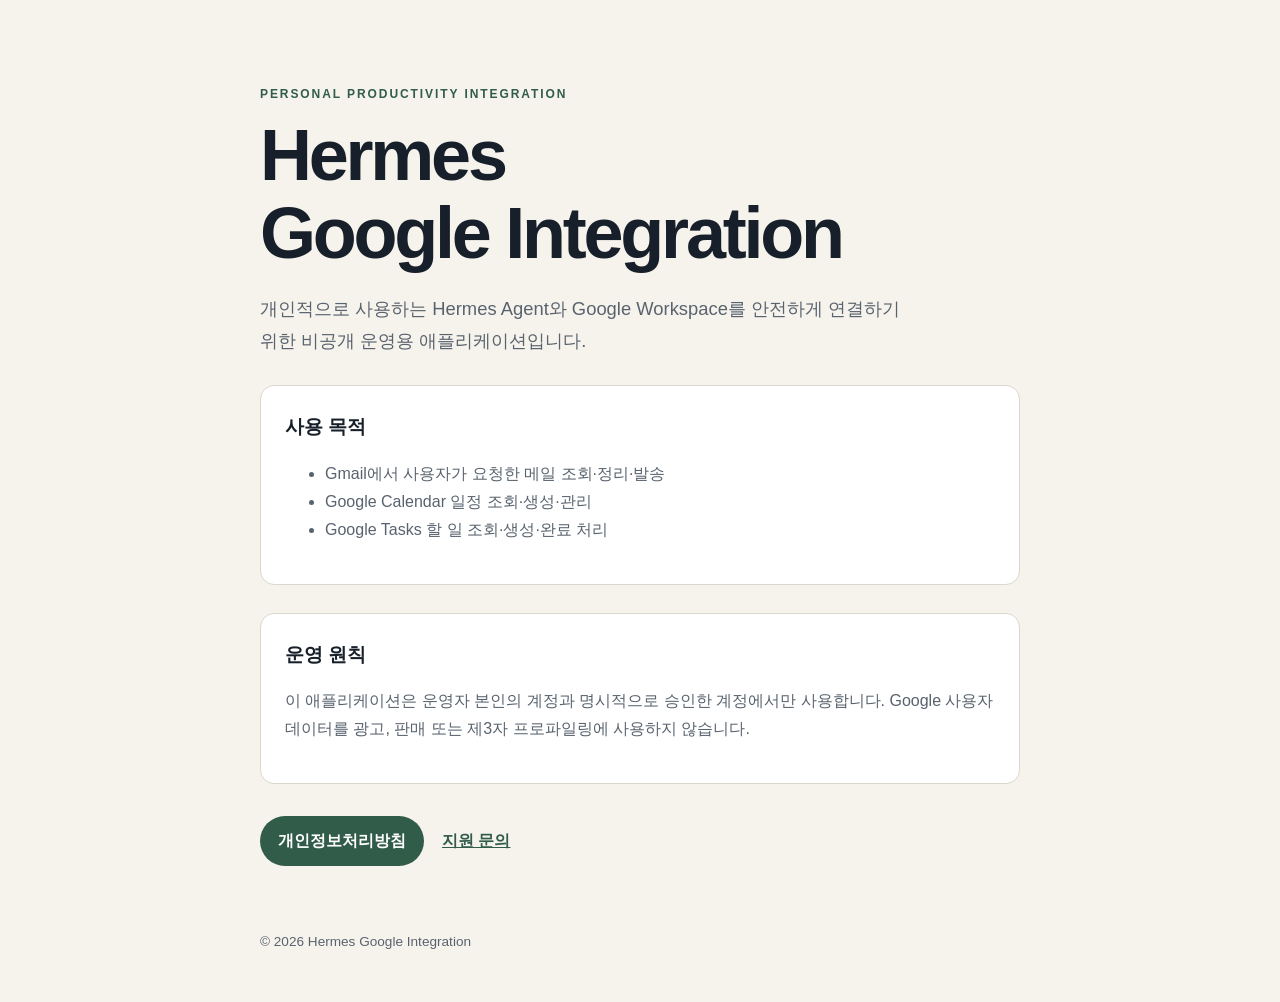
<file: index.html>
<!doctype html>
<html lang="ko">
<head>
  <meta charset="utf-8">
  <meta name="viewport" content="width=device-width, initial-scale=1">
  <title>Hermes Google Integration</title>
  <meta name="description" content="개인용 Hermes Agent Google Workspace 연동 안내">
  <link rel="stylesheet" href="style.css">
</head>
<body>
  <main>
    <p class="eyebrow">PERSONAL PRODUCTIVITY INTEGRATION</p>
    <h1>Hermes<br>Google Integration</h1>
    <p class="lead">개인적으로 사용하는 Hermes Agent와 Google Workspace를 안전하게 연결하기 위한 비공개 운영용 애플리케이션입니다.</p>

    <section>
      <h2>사용 목적</h2>
      <ul>
        <li>Gmail에서 사용자가 요청한 메일 조회·정리·발송</li>
        <li>Google Calendar 일정 조회·생성·관리</li>
        <li>Google Tasks 할 일 조회·생성·완료 처리</li>
      </ul>
    </section>

    <section>
      <h2>운영 원칙</h2>
      <p>이 애플리케이션은 운영자 본인의 계정과 명시적으로 승인한 계정에서만 사용합니다. Google 사용자 데이터를 광고, 판매 또는 제3자 프로파일링에 사용하지 않습니다.</p>
    </section>

    <div class="actions">
      <a class="button" href="privacy.html">개인정보처리방침</a>
      <a class="text-link" href="mailto:enguddkdlel@gmail.com">지원 문의</a>
    </div>
  </main>
  <footer>© 2026 Hermes Google Integration</footer>
</body>
</html>
</file>
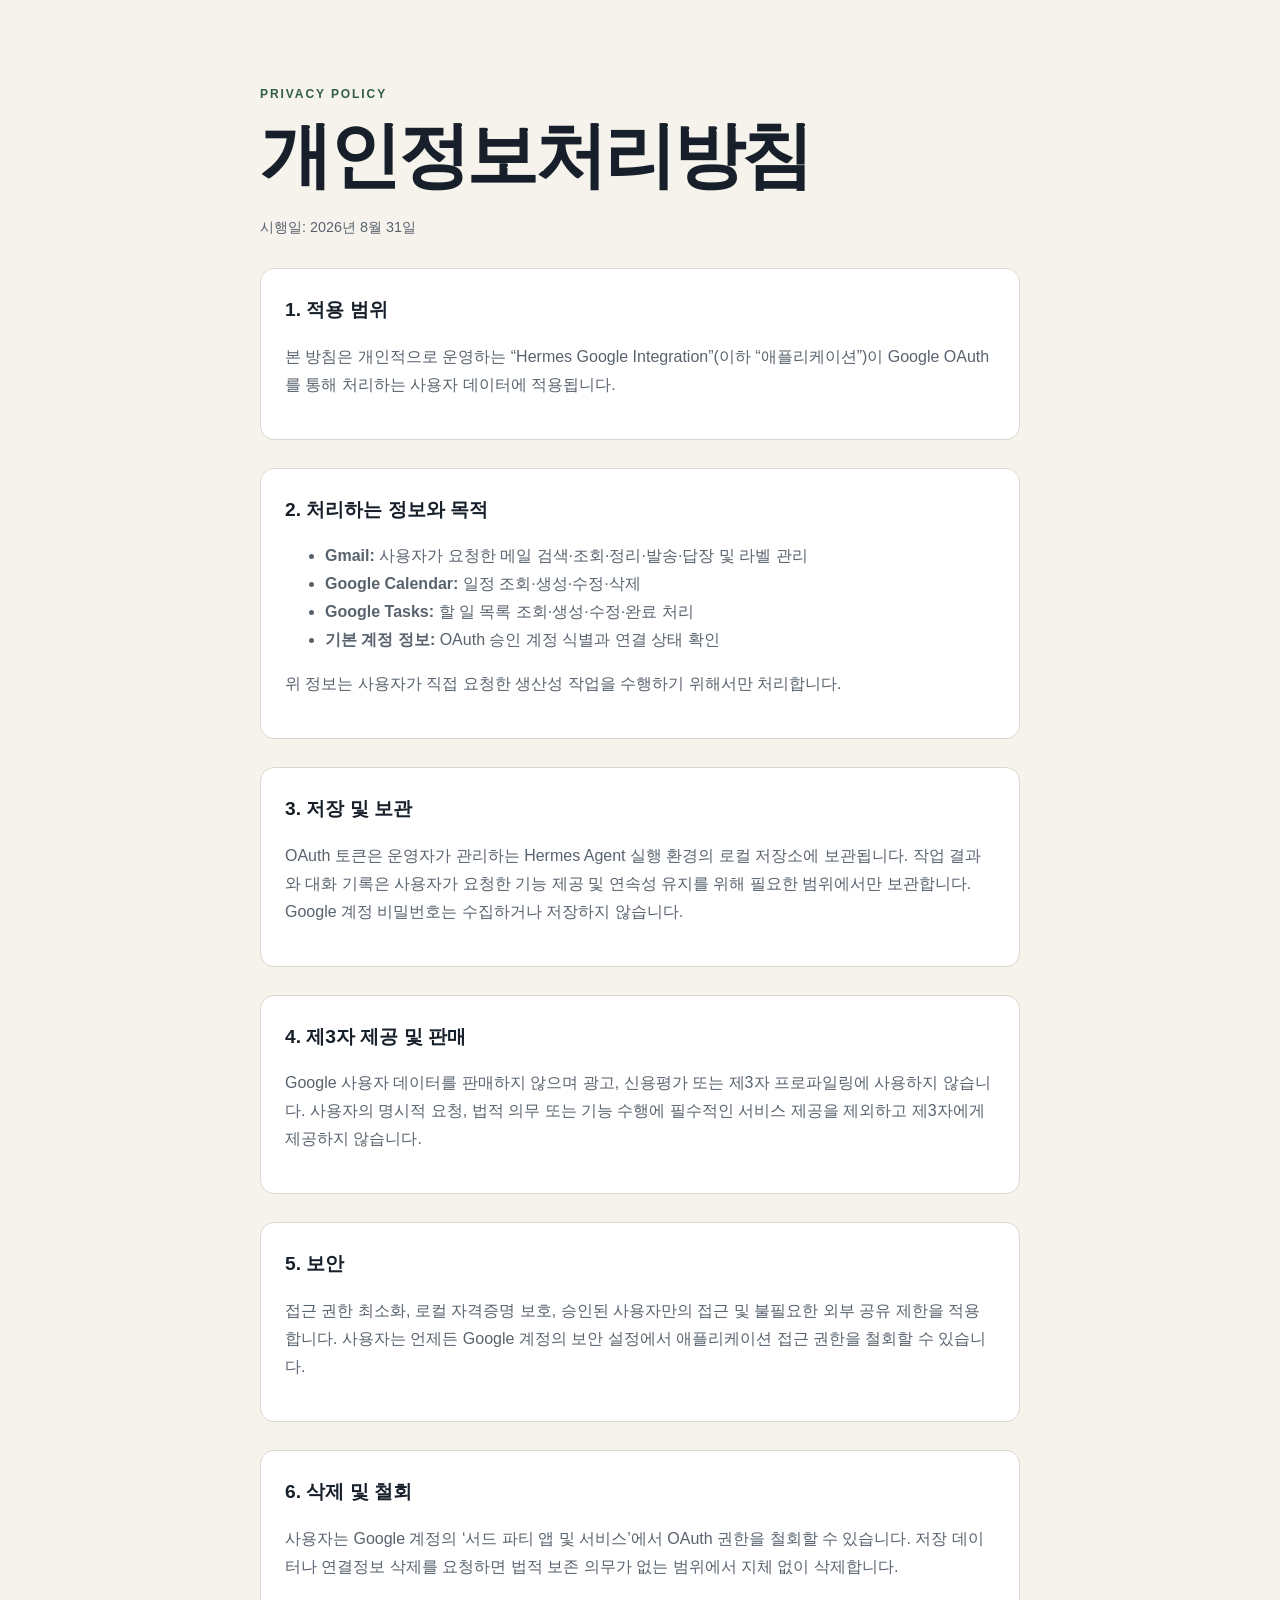
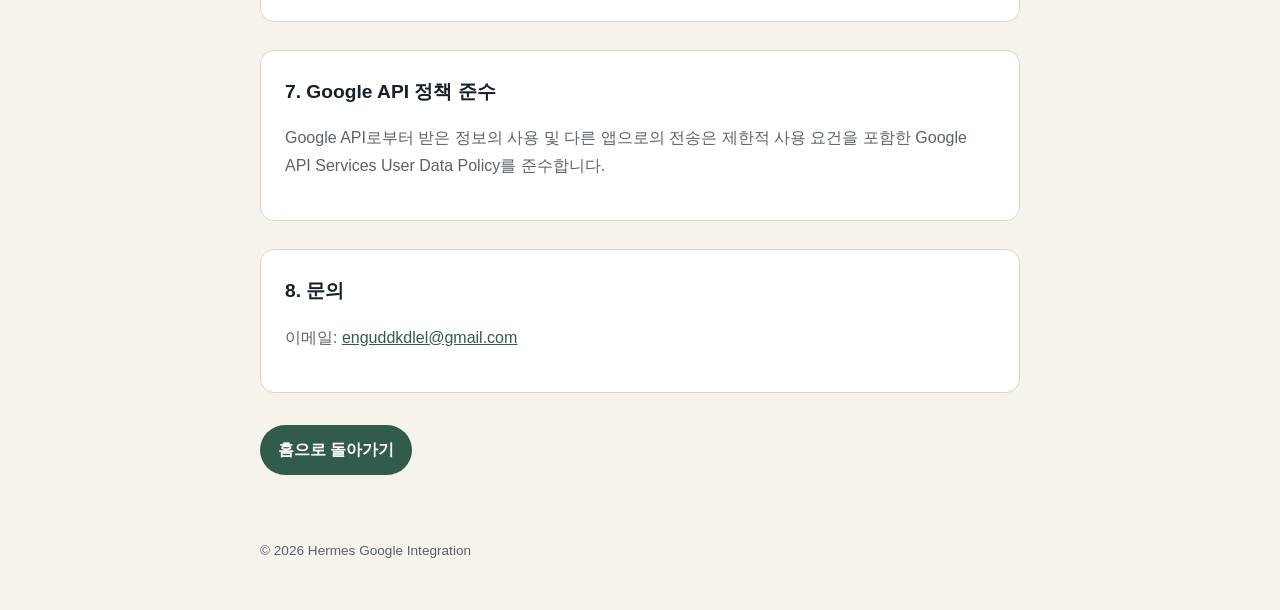
<file: privacy.html>
<!doctype html>
<html lang="ko">
<head>
  <meta charset="utf-8">
  <meta name="viewport" content="width=device-width, initial-scale=1">
  <title>개인정보처리방침 | Hermes Google Integration</title>
  <meta name="description" content="Hermes Google Integration 개인정보처리방침">
  <link rel="stylesheet" href="style.css">
</head>
<body>
  <main>
    <p class="eyebrow">PRIVACY POLICY</p>
    <h1>개인정보처리방침</h1>
    <p class="updated">시행일: 2026년 8월 31일</p>

    <section>
      <h2>1. 적용 범위</h2>
      <p>본 방침은 개인적으로 운영하는 “Hermes Google Integration”(이하 “애플리케이션”)이 Google OAuth를 통해 처리하는 사용자 데이터에 적용됩니다.</p>
    </section>

    <section>
      <h2>2. 처리하는 정보와 목적</h2>
      <ul>
        <li><strong>Gmail:</strong> 사용자가 요청한 메일 검색·조회·정리·발송·답장 및 라벨 관리</li>
        <li><strong>Google Calendar:</strong> 일정 조회·생성·수정·삭제</li>
        <li><strong>Google Tasks:</strong> 할 일 목록 조회·생성·수정·완료 처리</li>
        <li><strong>기본 계정 정보:</strong> OAuth 승인 계정 식별과 연결 상태 확인</li>
      </ul>
      <p>위 정보는 사용자가 직접 요청한 생산성 작업을 수행하기 위해서만 처리합니다.</p>
    </section>

    <section>
      <h2>3. 저장 및 보관</h2>
      <p>OAuth 토큰은 운영자가 관리하는 Hermes Agent 실행 환경의 로컬 저장소에 보관됩니다. 작업 결과와 대화 기록은 사용자가 요청한 기능 제공 및 연속성 유지를 위해 필요한 범위에서만 보관합니다. Google 계정 비밀번호는 수집하거나 저장하지 않습니다.</p>
    </section>

    <section>
      <h2>4. 제3자 제공 및 판매</h2>
      <p>Google 사용자 데이터를 판매하지 않으며 광고, 신용평가 또는 제3자 프로파일링에 사용하지 않습니다. 사용자의 명시적 요청, 법적 의무 또는 기능 수행에 필수적인 서비스 제공을 제외하고 제3자에게 제공하지 않습니다.</p>
    </section>

    <section>
      <h2>5. 보안</h2>
      <p>접근 권한 최소화, 로컬 자격증명 보호, 승인된 사용자만의 접근 및 불필요한 외부 공유 제한을 적용합니다. 사용자는 언제든 Google 계정의 보안 설정에서 애플리케이션 접근 권한을 철회할 수 있습니다.</p>
    </section>

    <section>
      <h2>6. 삭제 및 철회</h2>
      <p>사용자는 Google 계정의 ‘서드 파티 앱 및 서비스’에서 OAuth 권한을 철회할 수 있습니다. 저장 데이터나 연결정보 삭제를 요청하면 법적 보존 의무가 없는 범위에서 지체 없이 삭제합니다.</p>
    </section>

    <section>
      <h2>7. Google API 정책 준수</h2>
      <p>Google API로부터 받은 정보의 사용 및 다른 앱으로의 전송은 제한적 사용 요건을 포함한 Google API Services User Data Policy를 준수합니다.</p>
    </section>

    <section>
      <h2>8. 문의</h2>
      <p>이메일: <a href="mailto:enguddkdlel@gmail.com">enguddkdlel@gmail.com</a></p>
    </section>

    <div class="actions"><a class="button" href="index.html">홈으로 돌아가기</a></div>
  </main>
  <footer>© 2026 Hermes Google Integration</footer>
</body>
</html>
</file>
<file: style.css>
:root {
  color-scheme: light;
  --ink: #17202a;
  --muted: #59636e;
  --paper: #f6f3ed;
  --card: #ffffff;
  --accent: #315c4a;
  --line: #dcd7ce;
}
* { box-sizing: border-box; }
body {
  margin: 0;
  font-family: -apple-system, BlinkMacSystemFont, "Segoe UI", "Noto Sans KR", sans-serif;
  color: var(--ink);
  background: var(--paper);
  line-height: 1.75;
}
main { width: min(760px, calc(100% - 40px)); margin: 0 auto; padding: 72px 0 48px; }
h1 { margin: 8px 0 20px; font-size: clamp(2.2rem, 7vw, 4.5rem); line-height: 1.08; letter-spacing: -0.045em; }
h2 { margin: 0 0 10px; font-size: 1.2rem; }
p, li { color: var(--muted); }
.lead { max-width: 660px; font-size: 1.15rem; }
.eyebrow { color: var(--accent); font-size: .75rem; font-weight: 800; letter-spacing: .16em; }
.updated { font-size: .9rem; }
section { margin-top: 28px; padding: 24px; background: var(--card); border: 1px solid var(--line); border-radius: 14px; }
.actions { display: flex; gap: 18px; align-items: center; margin-top: 32px; }
.button { display: inline-block; padding: 11px 18px; color: white; background: var(--accent); border-radius: 999px; text-decoration: none; font-weight: 700; }
a { color: var(--accent); }
.text-link { font-weight: 700; }
footer { width: min(760px, calc(100% - 40px)); margin: 0 auto; padding: 16px 0 48px; color: var(--muted); font-size: .85rem; }
@media (max-width: 520px) { main { padding-top: 44px; } section { padding: 19px; } .actions { align-items: flex-start; flex-direction: column; } }
</file>
